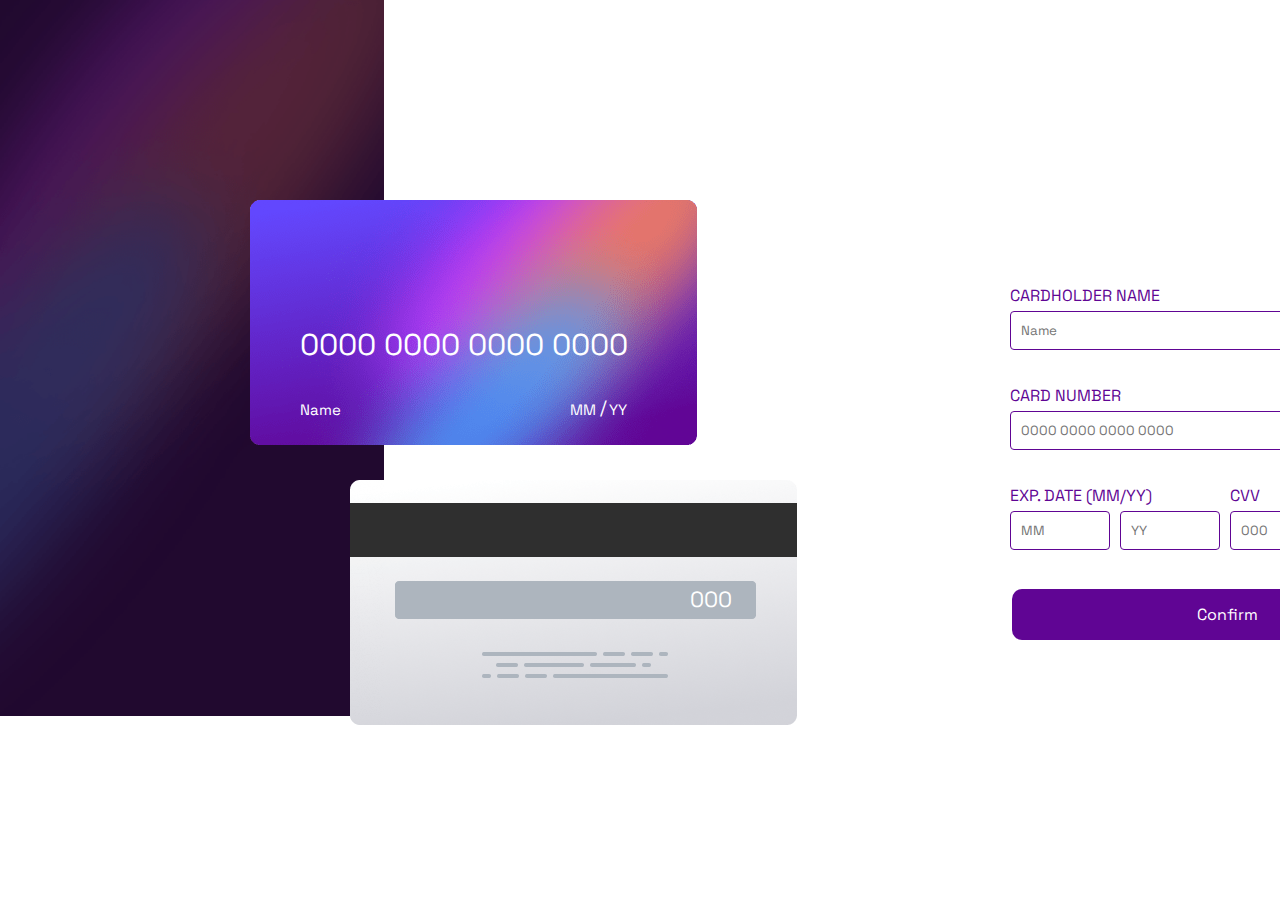
<file: interactive-card-details-form-main/index.html>
<!DOCTYPE html>
<html lang="en">
<head>
  <meta charset="UTF-8">
  <meta name="viewport" content="width=device-width, initial-scale=1.0"> <!-- displays site properly based on user's device -->

  <link rel="icon" type="image/png" sizes="32x32" href="./images/favicon-32x32.png">
  <link rel="stylesheet" href="style.css">

  <title>Frontend Mentor | Interactive card details form</title>
</head>
<script src="automatico.js"></script>

<body>
  <div class="main-container">
    <div class="main-content">
      
      <div class="left-container">

        <div class="imagem-frente-container">
          <img src="./images/bg-card-front.png" alt="Imagem Exemplo" class="posicionada">
        </div>
        <div class="imagem-tras-container">
          <img src="./images/bg-card-back.png" alt="Imagem Exemplo" class="posicionadab">
        </div>
      </div>
      <div class="barra-data">
        <p>/</p>
      </div>
      <div class="right-container">
        <form action="submit_payment.php" method="post">
          <label for="nome">CARDHOLDER NAME</label>
          <input type="text" id="nome" name="nome" placeholder="Name" required>
          <span id="texto-dinamico1"></span>


          <label for="cartao">CARD NUMBER</label>
          <input type="text" id="cartao" name="cartao" placeholder="0000 0000 0000 0000" pattern="\d{16}" required>
          <span id="texto-dinamico"></span>
          
          <div class="linha">
            <div class="column">
              <label for="validade">EXP. DATE (MM/YY)</label>
              <div class="date-row">
                <input type="text" id="mes" name="mes" placeholder="MM" pattern="\d{2}" required>
                <span id="texto-dinamico2"></span>

                <input type="text" id="ano" name="ano" placeholder="YY" pattern="\d{2}" required>
                <span id="texto-dinamico3"></span>

              </div>
            </div>
            <div class="column">
              <label for="cvv">CVV</label>
              <input type="text" id="cvv" name="cvv" placeholder="000" pattern="\d{3,4}" required>
              <span id="texto-dinamico4"></span>

            </div>
          </div>

          <button type="submit">Confirm</button>
        </form>
      </div>
    </div>
  </div>
</body>
</html>
</file>
<file: interactive-card-details-form-main/style.css>
@import url('https://fonts.googleapis.com/css2?family=Space+Grotesk:wght@400;500;700&display=swap');

* {
  box-sizing: border-box;
  margin: 0;
  padding: 0;
  font-family: 'Space Grotesk', sans-serif;
  color: hsl(278, 94%, 30%);
}

p {
  font-size: 18px;
}

a {
  text-decoration: none;
}

body {
  margin: 0;
  padding: 0;
  height: 100vh;
  background-image: url('./images/bg-main-desktop.png');
  background-repeat: no-repeat;
  background-position: left top;
  background-size: 30% auto;
  color: hsl(270, 3%, 87%);
}
.barra-data p{
  position: absolute;
  top: 395px;
  left: 600px;
  font-family: 'Space Grotesk', sans-serif;
  color: white;
}
.imagem-frente-container {
  position: relative;
}

.posicionada {
  position: absolute;
  top: 200px;
  left: 250px;
  width: 447px;
  height: auto;
}


.imagem-tras-container {
  position: relative;
}

.posicionadab {
  position: absolute;
  top: 480px;
  left: 350px;
  width: 447px;
  height: auto;
}

.right-container {
  position: absolute;
  top: 275px;
  left: 1000px;
  width: 450px;
  height: 500px;
  padding: 10px;
}

form {
  display: flex;
  flex-direction: column;
}

label {
  margin-bottom: 5px;
}

input, textarea {
  margin-bottom: 35px;
  padding: 10px;
  border: 1px solid hsl(278, 94%, 30%);
  border-radius: 4px;
}

button {
  background-color: hsl(278, 94%, 30%);
  border: none;
  color: white;
  padding: 15px 32px;
  text-align: center;
  text-decoration: none;
  display: inline-block;
  font-size: 16px;
  margin: 4px 2px;
  cursor: pointer;
  border-radius: 10px;
  width: 430px;
}

.linha {
  display: flex;
  justify-content: space-between;
  gap: 10px;
}

.column {
  display: flex;
  flex-direction: column;
  flex: 1;
}

.date-row {
  display: flex;
  gap: 10px;
}

.date-row input {
  flex: 1;
  margin-bottom: 0;
  width: 50px;
}
</file>
